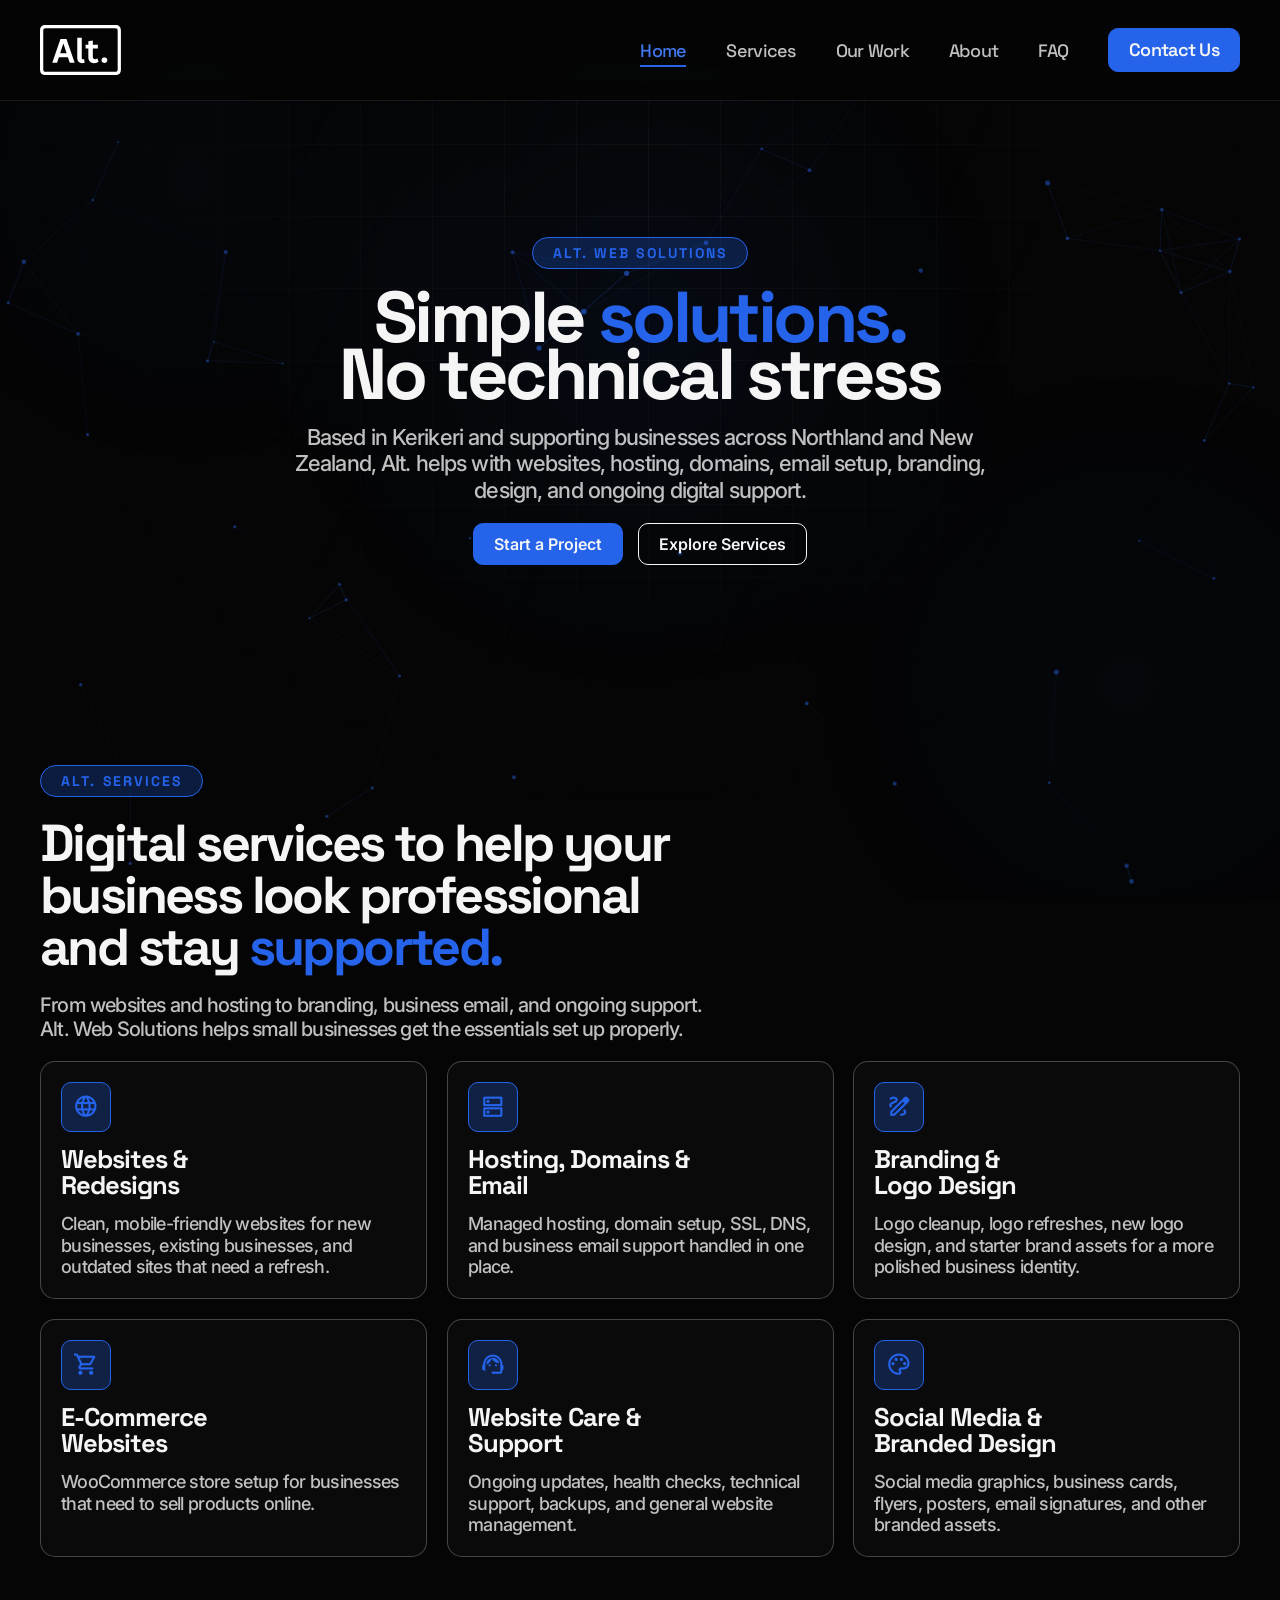
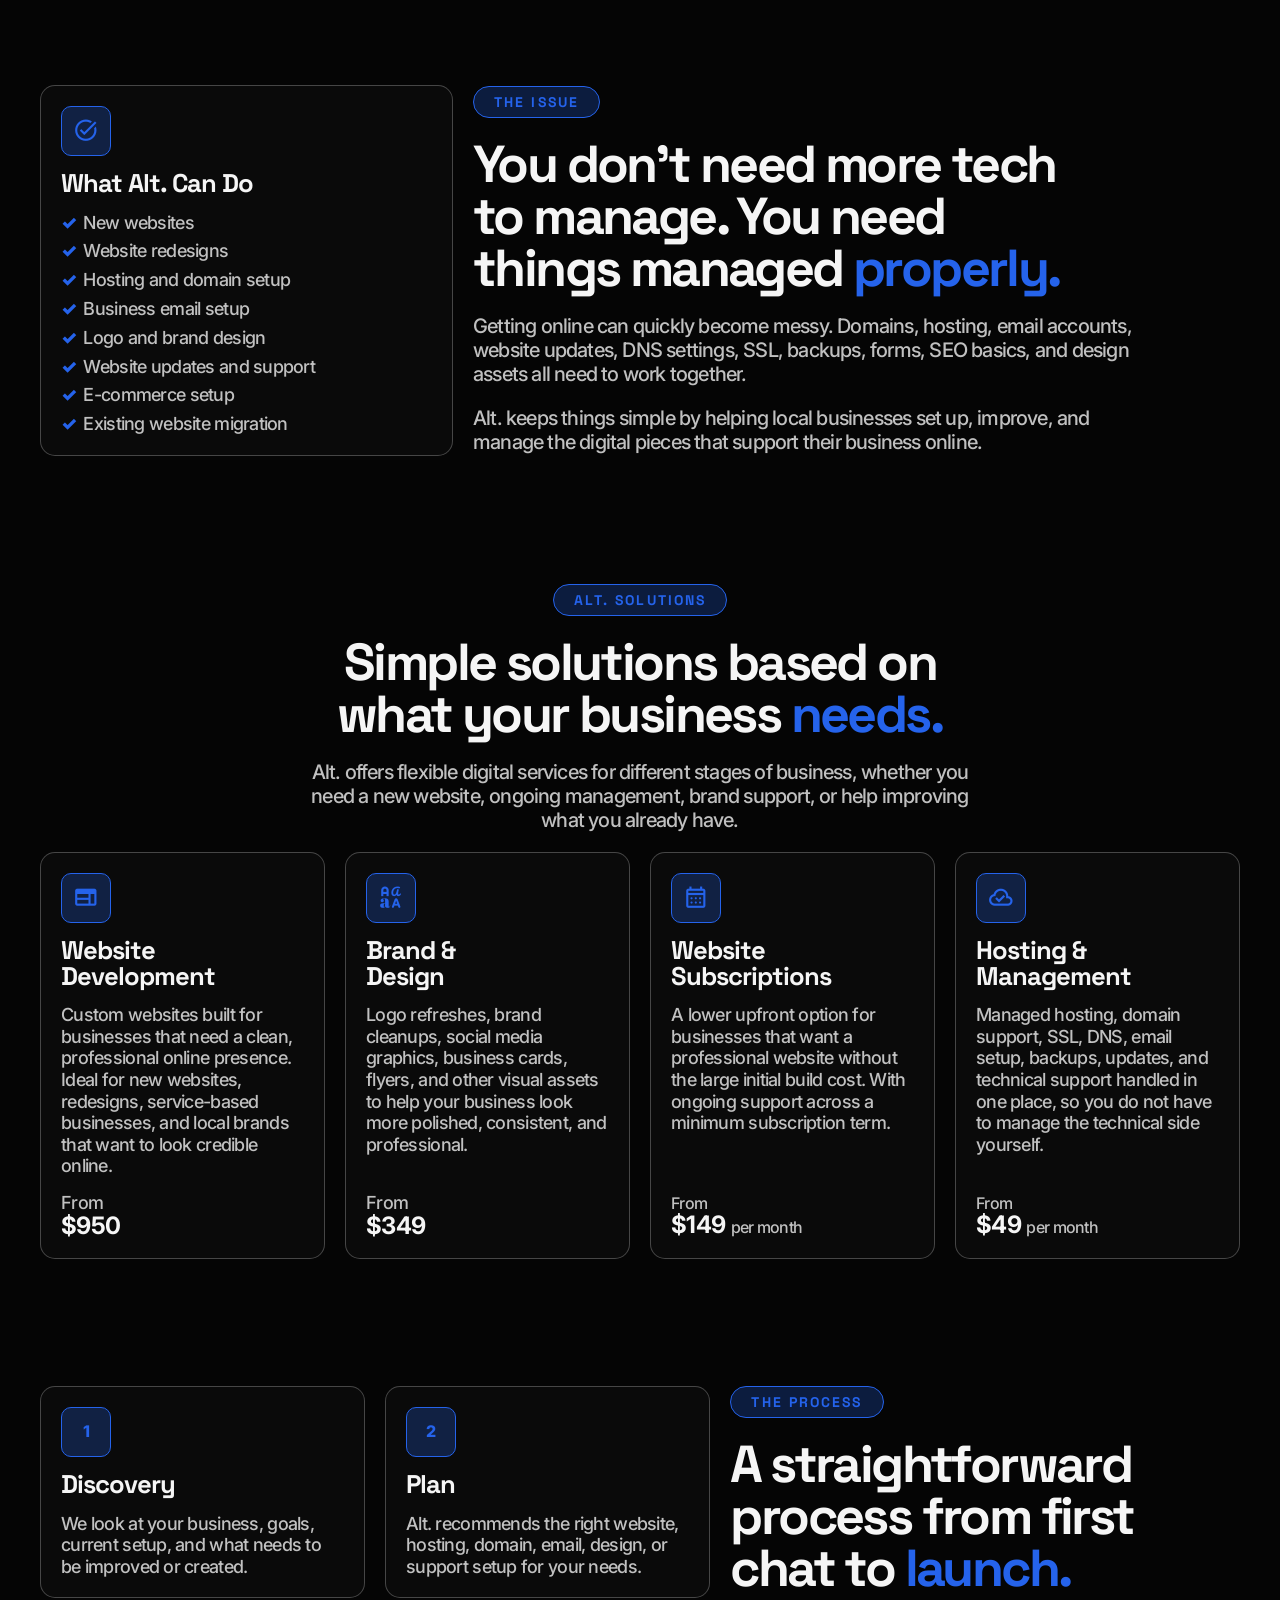
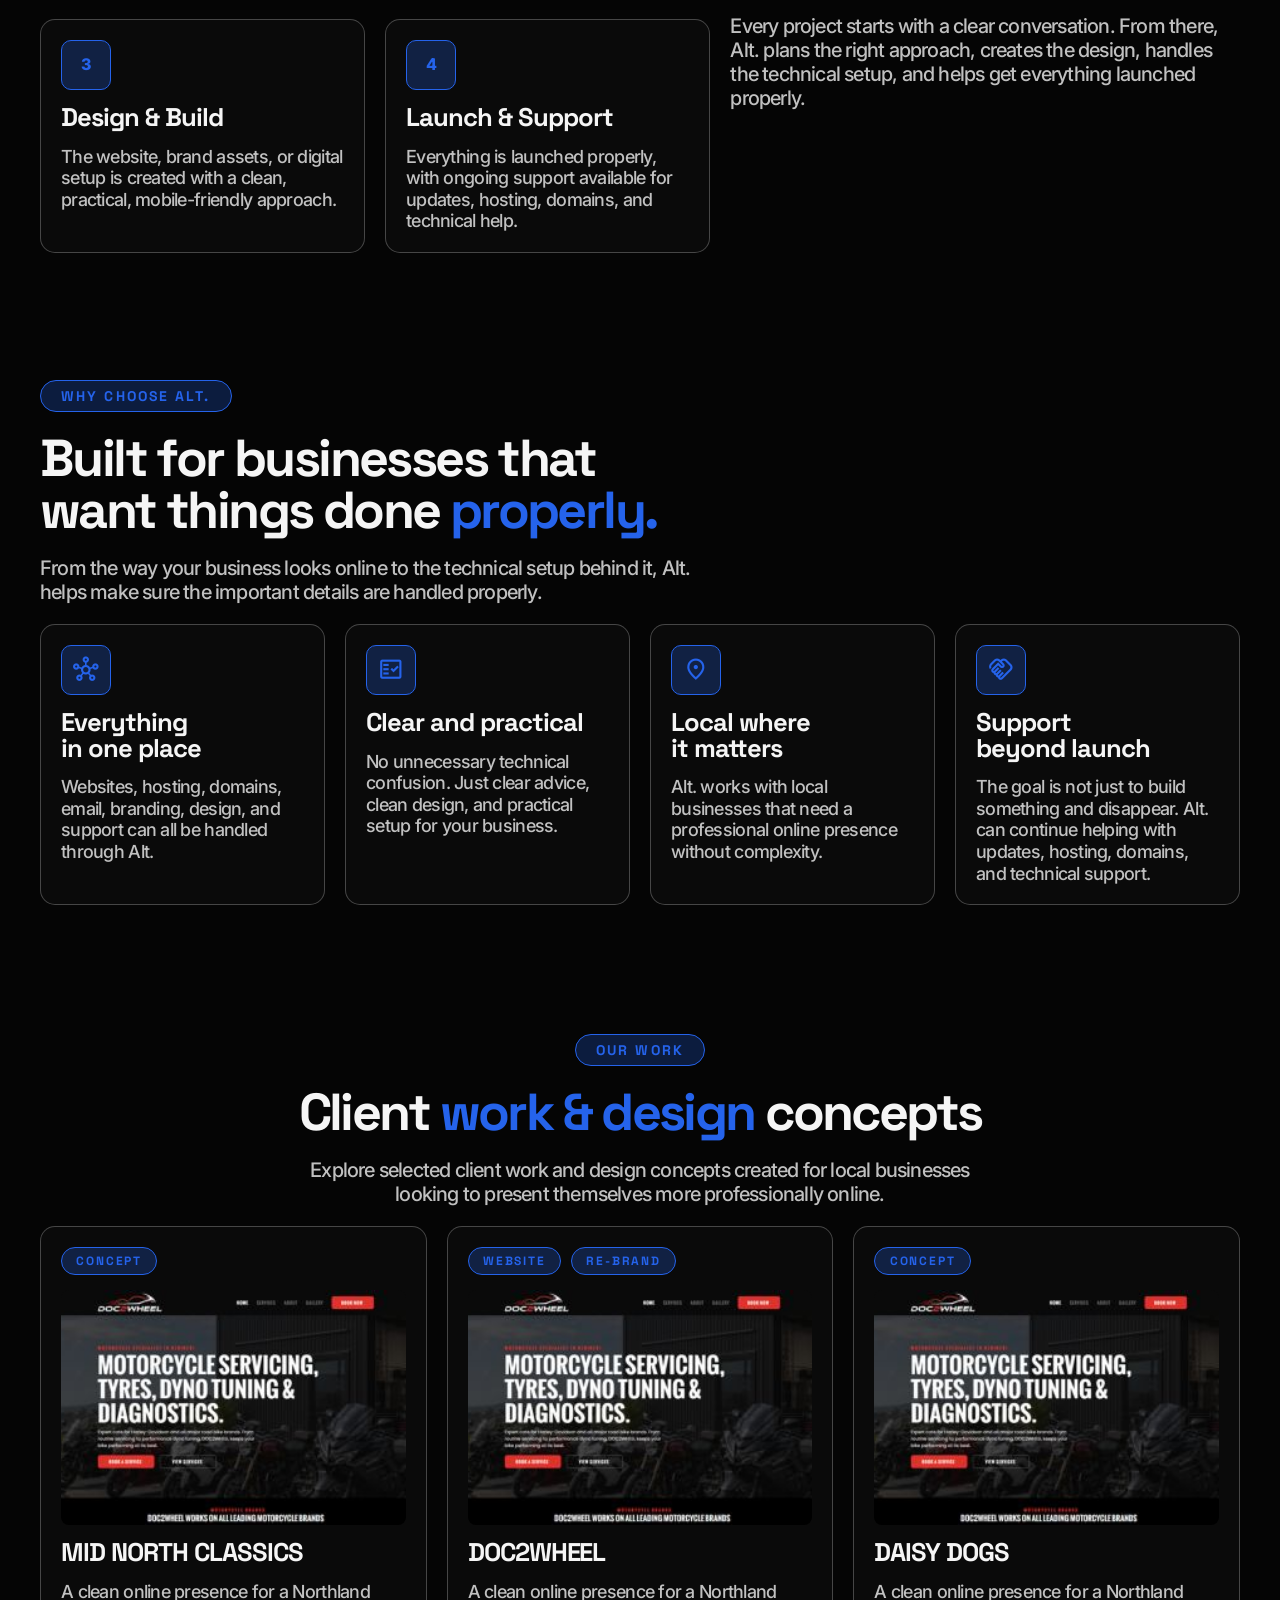
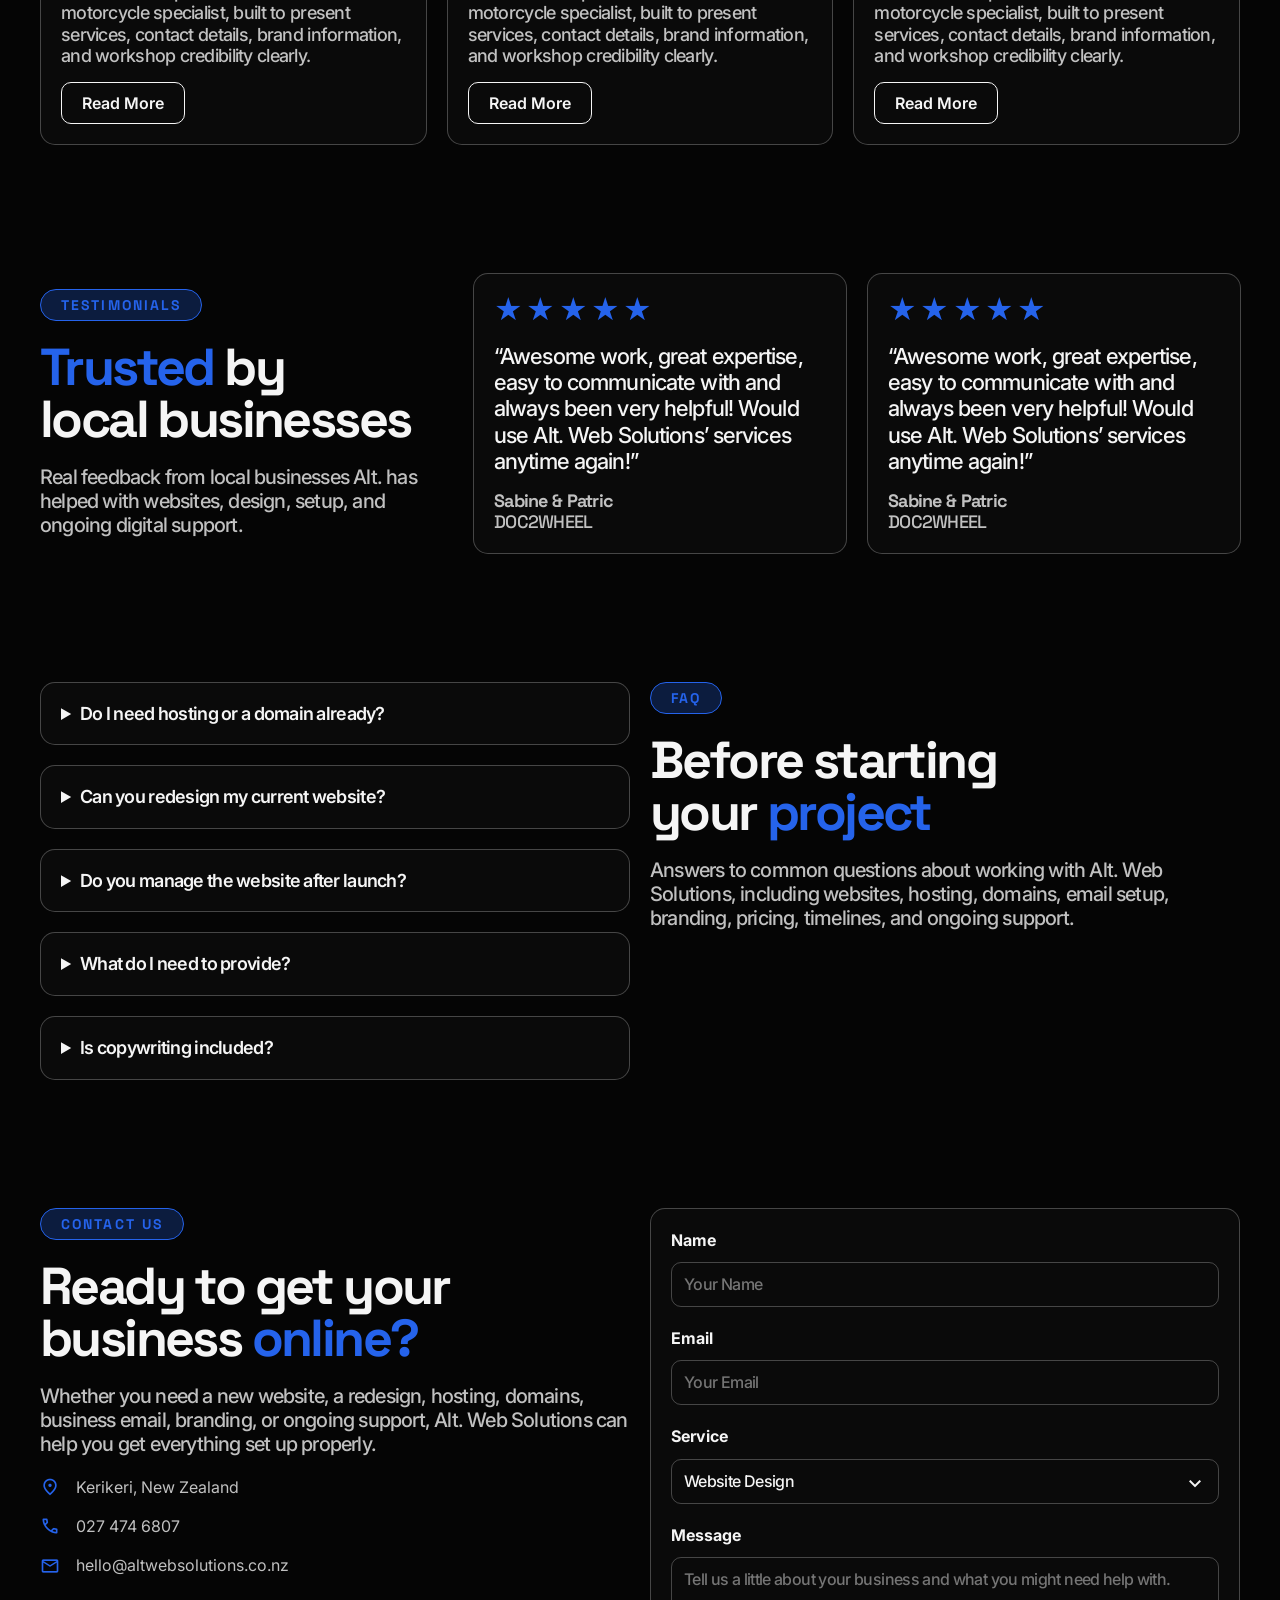
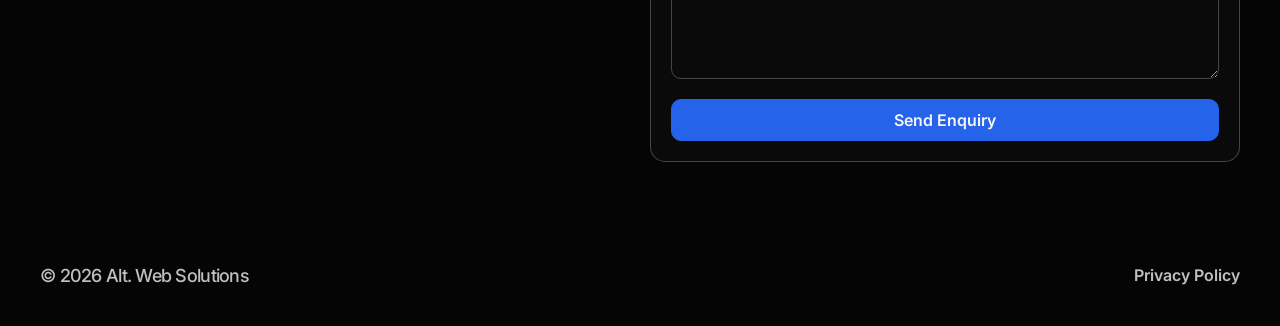
<file: index.html>
<!DOCTYPE html>
<html lang="en">
  <head>
    <meta charset="utf-8">
    <meta name="viewport" content="width=device-width, initial-scale=1">
    <title>Alt. Web Solutions | Digital Support</title>
    <meta
      name="description"
      content="Alt. Web Solutions helps businesses in Kerikeri, Northland and New Zealand with websites, hosting, domains, email setup, branding, design and ongoing digital support.">
    <link rel="preconnect" href="https://fonts.googleapis.com">
    <link rel="preconnect" href="https://fonts.gstatic.com" crossorigin>
    <link
      href="https://fonts.googleapis.com/css2?family=Inter:wght@400;500;600;700;800;900&family=Space+Grotesk:wght@500;700&family=Material+Symbols+Outlined"
      rel="stylesheet">
    <link
      rel="icon"
      href="assets/images/alt-web-solutions-icon-logo.svg"
      type="image/svg+xml">
    <link rel="stylesheet" href="assets/css/tokens.css">
    <link rel="stylesheet" href="assets/css/base.css">
    <link rel="stylesheet" href="assets/css/components.css">
    <link rel="stylesheet" href="assets/css/tech-background.css">
    <script src="assets/js/includes.js" defer></script>
    <script src="assets/js/tech-background.js" defer></script>
    <script src="assets/js/interactions.js" defer></script>
  </head>
  <body>
    <canvas class="tech-background" aria-hidden="true"></canvas>
    <div class="tech-ambient" aria-hidden="true"></div>
    <div class="tech-grid" aria-hidden="true"></div>

    <div
      class="site-header-shell"
      data-include="assets/partials/header.html"
    ></div>

    <main id="home">
      <section class="hero" aria-labelledby="hero-title">
        <div class="container hero-inner">
          <p class="eyebrow">ALT. WEB SOLUTIONS</p>
          <h1 id="hero-title">
            Simple <span>solutions.</span><br>No technical stress
          </h1>
          <p>
            Based in Kerikeri and supporting businesses across Northland and New
            Zealand, Alt. helps with websites, hosting, domains, email setup,
            branding, design, and ongoing digital support.
          </p>
          <div class="button-row" role="group" aria-label="Primary actions">
            <a class="button" href="#contact">Start a Project</a>
            <a class="button button-outline" href="#services"
              >Explore Services</a
            >
          </div>
        </div>
      </section>

      <section class="section" id="services" aria-labelledby="services-title">
        <div class="container">
          <div class="section-intro">
            <p class="eyebrow">ALT. SERVICES</p>
            <h2 id="services-title">
              Digital services to help your business look professional and stay
              <span>supported.</span>
            </h2>
            <p>
              From websites and hosting to branding, business email, and ongoing
              support. Alt. Web Solutions helps small businesses get the
              essentials set up properly.
            </p>
          </div>

          <div class="card-grid card-grid-three">
            <article class="card rise 3d-interaction">
              <span
                class="material-symbols-outlined card-icon"
                aria-hidden="true"
                >language</span
              >
              <h3>Websites &amp;<br>Redesigns</h3>
              <p>
                Clean, mobile-friendly websites for new businesses, existing
                businesses, and outdated sites that need a refresh.
              </p>
            </article>
            <article class="card rise 3d-interaction">
              <span
                class="material-symbols-outlined card-icon"
                aria-hidden="true"
                >dns</span
              >
              <h3>Hosting, Domains &amp;<br>Email</h3>
              <p>
                Managed hosting, domain setup, SSL, DNS, and business email
                support handled in one place.
              </p>
            </article>
            <article class="card rise 3d-interaction">
              <span
                class="material-symbols-outlined card-icon"
                aria-hidden="true"
                >draw</span
              >
              <h3>Branding &amp;<br>Logo Design</h3>
              <p>
                Logo cleanup, logo refreshes, new logo design, and starter brand
                assets for a more polished business identity.
              </p>
            </article>
            <article class="card rise 3d-interaction">
              <span
                class="material-symbols-outlined card-icon"
                aria-hidden="true"
                >shopping_cart</span
              >
              <h3>E-Commerce<br>Websites</h3>
              <p>
                WooCommerce store setup for businesses that need to sell
                products online.
              </p>
            </article>
            <article class="card rise 3d-interaction">
              <span
                class="material-symbols-outlined card-icon"
                aria-hidden="true"
                >support_agent</span
              >
              <h3>Website Care &amp;<br>Support</h3>
              <p>
                Ongoing updates, health checks, technical support, backups, and
                general website management.
              </p>
            </article>
            <article class="card rise 3d-interaction">
              <span
                class="material-symbols-outlined card-icon"
                aria-hidden="true"
                >palette</span
              >
              <h3>Social Media &amp; <br>Branded Design</h3>
              <p>
                Social media graphics, business cards, flyers, posters, email
                signatures, and other branded assets.
              </p>
            </article>
          </div>
        </div>
      </section>

      <section class="section" id="about" aria-labelledby="issue-title">
        <div class="container split desktop-content-first">
          <div class="section-intro section-intro-compact">
            <p class="eyebrow">THE ISSUE</p>
            <h2 id="issue-title">
              You don’t need more tech to manage. You need things managed
              <span>properly.</span>
            </h2>
            <p>
              Getting online can quickly become messy. Domains, hosting, email
              accounts, website updates, DNS settings, SSL, backups, forms, SEO
              basics, and design assets all need to work together.
            </p>
            <p>
              Alt. keeps things simple by helping local businesses set up,
              improve, and manage the digital pieces that support their business
              online.
            </p>
          </div>

          <article class="card rise 3d-interaction checklist-card">
            <span class="material-symbols-outlined card-icon" aria-hidden="true"
              >task_alt</span
            >
            <h3>What Alt. Can Do</h3>
            <ul class="check-list">
              <li>New websites</li>
              <li>Website redesigns</li>
              <li>Hosting and domain setup</li>
              <li>Business email setup</li>
              <li>Logo and brand design</li>
              <li>Website updates and support</li>
              <li>E-commerce setup</li>
              <li>Existing website migration</li>
            </ul>
          </article>
        </div>
      </section>

      <section class="section" aria-labelledby="solutions-title">
        <div class="container">
          <div class="section-intro section-intro-center">
            <p class="eyebrow">ALT. SOLUTIONS</p>
            <h2 id="solutions-title">
              Simple solutions based on what your business <span>needs.</span>
            </h2>
            <p>
              Alt. offers flexible digital services for different stages of
              business, whether you need a new website, ongoing management,
              brand support, or help improving what you already have.
            </p>
          </div>

          <div class="card-grid card-grid-four">
            <article class="card rise 3d-interaction price-card">
              <span
                class="material-symbols-outlined card-icon"
                aria-hidden="true"
                >web</span
              >
              <h3>Website <br>Development</h3>
              <p>
                Custom websites built for businesses that need a clean,
                professional online presence. Ideal for new websites, redesigns,
                service-based businesses, and local brands that want to look
                credible online.
              </p>
              <p class="price">From <strong>$950</strong></p>
            </article>
            <article class="card rise 3d-interaction price-card">
              <span
                class="material-symbols-outlined card-icon"
                aria-hidden="true"
                >brand_family</span
              >
              <h3>Brand &amp;<br>Design</h3>
              <p>
                Logo refreshes, brand cleanups, social media graphics, business
                cards, flyers, and other visual assets to help your business
                look more polished, consistent, and professional.
              </p>
              <p class="price">From <strong>$349</strong></p>
            </article>
            <article class="card rise 3d-interaction price-card">
              <span
                class="material-symbols-outlined card-icon"
                aria-hidden="true"
                >calendar_month</span
              >
              <h3>Website <br>Subscriptions</h3>
              <p>
                A lower upfront option for businesses that want a professional
                website without the large initial build cost. With ongoing
                support across a minimum subscription term.
              </p>
              <p class="price">
                <span>From</span>
                <span class="price-line"
                  ><strong>$149</strong> <span>per month</span></span
                >
              </p>
            </article>
            <article class="card rise 3d-interaction price-card">
              <span
                class="material-symbols-outlined card-icon"
                aria-hidden="true"
                >cloud_done</span
              >
              <h3>Hosting &amp; <br>Management</h3>
              <p>
                Managed hosting, domain support, SSL, DNS, email setup, backups,
                updates, and technical support handled in one place, so you do
                not have to manage the technical side yourself.
              </p>
              <p class="price">
                <span>From</span>
                <span class="price-line"
                  ><strong>$49</strong> <span>per month</span></span
                >
              </p>
            </article>
          </div>
        </div>
      </section>

      <section class="section" aria-labelledby="process-title">
        <div class="container split process-split desktop-content-first">
          <div class="section-intro section-intro-compact">
            <p class="eyebrow">THE PROCESS</p>
            <h2 id="process-title">
              A straightforward process from first chat to <span>launch.</span>
            </h2>
            <p>
              Every project starts with a clear conversation. From there, Alt.
              plans the right approach, creates the design, handles the
              technical setup, and helps get everything launched properly.
            </p>
          </div>

          <div class="card-grid card-grid-two">
            <article class="card rise 3d-interaction process-card">
              <span class="step">1</span>
              <h3>Discovery</h3>
              <p>
                We look at your business, goals, current setup, and what needs
                to be improved or created.
              </p>
            </article>
            <article class="card rise 3d-interaction process-card">
              <span class="step">2</span>
              <h3>Plan</h3>
              <p>
                Alt. recommends the right website, hosting, domain, email,
                design, or support setup for your needs.
              </p>
            </article>
            <article class="card rise 3d-interaction process-card">
              <span class="step">3</span>
              <h3>Design &amp; Build</h3>
              <p>
                The website, brand assets, or digital setup is created with a
                clean, practical, mobile-friendly approach.
              </p>
            </article>
            <article class="card rise 3d-interaction process-card">
              <span class="step">4</span>
              <h3>Launch &amp; Support</h3>
              <p>
                Everything is launched properly, with ongoing support available
                for updates, hosting, domains, and technical help.
              </p>
            </article>
          </div>
        </div>
      </section>

      <section class="section" aria-labelledby="why-title">
        <div class="container">
          <div class="section-intro">
            <p class="eyebrow">WHY CHOOSE ALT.</p>
            <h2 id="why-title">
              Built for businesses that want things done <span>properly.</span>
            </h2>
            <p>
              From the way your business looks online to the technical setup
              behind it, Alt. helps make sure the important details are handled
              properly.
            </p>
          </div>

          <div class="card-grid card-grid-four">
            <article class="card rise 3d-interaction">
              <span
                class="material-symbols-outlined card-icon"
                aria-hidden="true"
                >hub</span
              >
              <h3>Everything in one place</h3>
              <p>
                Websites, hosting, domains, email, branding, design, and support
                can all be handled through Alt.
              </p>
            </article>
            <article class="card rise 3d-interaction">
              <span
                class="material-symbols-outlined card-icon"
                aria-hidden="true"
                >fact_check</span
              >
              <h3>Clear and practical</h3>
              <p>
                No unnecessary technical confusion. Just clear advice, clean
                design, and practical setup for your business.
              </p>
            </article>
            <article class="card rise 3d-interaction">
              <span
                class="material-symbols-outlined card-icon"
                aria-hidden="true"
                >location_on</span
              >
              <h3>Local where it matters</h3>
              <p>
                Alt. works with local businesses that need a professional online
                presence without complexity.
              </p>
            </article>
            <article class="card rise 3d-interaction">
              <span
                class="material-symbols-outlined card-icon"
                aria-hidden="true"
                >handshake</span
              >
              <h3>Support beyond launch</h3>
              <p>
                The goal is not just to build something and disappear. Alt. can
                continue helping with updates, hosting, domains, and technical
                support.
              </p>
            </article>
          </div>
        </div>
      </section>

      <section class="section" id="work" aria-labelledby="work-title">
        <div class="container">
          <div class="section-intro section-intro-center">
            <p class="eyebrow">OUR WORK</p>
            <h2 id="work-title">
              Client <span>work &amp; design</span> concepts
            </h2>
            <p>
              Explore selected client work and design concepts created for local
              businesses looking to present themselves more professionally
              online.
            </p>
          </div>

          <div class="card-grid card-grid-three">
            <article class="card work-card">
              <p class="tag-list"><span>CONCEPT</span></p>
              <img
                src="assets/images/doc2wheel.jpg"
                alt="Mid North Classics concept website preview."
                width="430"
                height="235"
                loading="lazy">
              <h3>MID NORTH CLASSICS</h3>
              <p>
                A clean online presence for a Northland motorcycle specialist,
                built to present services, contact details, brand information,
                and workshop credibility clearly.
              </p>
              <a class="button button-outline" href="#contact">Read More</a>
            </article>
            <article class="card work-card">
              <p class="tag-list"><span>WEBSITE</span><span>RE-BRAND</span></p>
              <img
                src="assets/images/doc2wheel.jpg"
                alt="DOC2WHEEL website rebuild preview."
                width="430"
                height="235"
                loading="lazy">
              <h3>DOC2WHEEL</h3>
              <p>
                A clean online presence for a Northland motorcycle specialist,
                built to present services, contact details, brand information,
                and workshop credibility clearly.
              </p>
              <a class="button button-outline" href="#contact">Read More</a>
            </article>
            <article class="card work-card">
              <p class="tag-list"><span>CONCEPT</span></p>
              <img
                src="assets/images/doc2wheel.jpg"
                alt="Daisy Dogs concept website preview."
                width="430"
                height="235"
                loading="lazy">
              <h3>DAISY DOGS</h3>
              <p>
                A clean online presence for a Northland motorcycle specialist,
                built to present services, contact details, brand information,
                and workshop credibility clearly.
              </p>
              <a class="button button-outline" href="#contact">Read More</a>
            </article>
          </div>
        </div>
      </section>

      <section class="section" aria-labelledby="testimonials-title">
        <div class="container split testimonials">
          <div class="section-intro section-intro-compact">
            <p class="eyebrow">TESTIMONIALS</p>
            <h2 id="testimonials-title">
              <span>Trusted</span> by local businesses
            </h2>
            <p>
              Real feedback from local businesses Alt. has helped with websites,
              design, setup, and ongoing digital support.
            </p>
          </div>

          <div class="card-grid card-grid-two">
            <article class="card rise 3d-interaction testimonial-card">
              <p>
                <span class="stars" role="img" aria-label="Five star review"
                  >★★★★★</span
                >
              </p>
              <blockquote>
                “Awesome work, great expertise, easy to communicate with and
                always been very helpful! Would use Alt. Web Solutions’ services
                anytime again!”
              </blockquote>
              <p><strong>Sabine &amp; Patric</strong><br>DOC2WHEEL</p>
            </article>
            <article class="card rise 3d-interaction testimonial-card">
              <p>
                <span class="stars" role="img" aria-label="Five star review"
                  >★★★★★</span
                >
              </p>
              <blockquote>
                “Awesome work, great expertise, easy to communicate with and
                always been very helpful! Would use Alt. Web Solutions’ services
                anytime again!”
              </blockquote>
              <p><strong>Sabine &amp; Patric</strong><br>DOC2WHEEL</p>
            </article>
          </div>
        </div>
      </section>

      <section class="section" id="faq" aria-labelledby="faq-title">
        <div class="container faq-split desktop-content-first">
          <div class="section-intro section-intro-compact">
            <p class="eyebrow">FAQ</p>
            <h2 id="faq-title">Before starting your <span>project</span></h2>
            <p>
              Answers to common questions about working with Alt. Web Solutions,
              including websites, hosting, domains, email setup, branding,
              pricing, timelines, and ongoing support.
            </p>
          </div>

          <div class="faq-list">
            <details>
              <summary>Do I need hosting or a domain already?</summary>
              <p>
                No. Alt. can help with hosting, domains, SSL, DNS, and business
                email setup.
              </p>
            </details>
            <details>
              <summary>Can you redesign my current website?</summary>
              <p>
                Yes. Alt. can refresh an existing website or rebuild it into a
                cleaner, mobile-friendly version.
              </p>
            </details>
            <details>
              <summary>Do you manage the website after launch?</summary>
              <p>
                Yes. Ongoing support is available for updates, hosting, domains,
                backups, and technical help.
              </p>
            </details>
            <details>
              <summary>What do I need to provide?</summary>
              <p>
                Your business details, current website if you have one,
                preferred services, brand assets, and any examples you like.
              </p>
            </details>
            <details>
              <summary>Is copywriting included?</summary>
              <p>
                Basic content structure and cleanup can be included. Larger
                copywriting needs can be scoped separately.
              </p>
            </details>
          </div>
        </div>
      </section>

      <section class="section" id="contact" aria-labelledby="contact-title">
        <div class="container contact-split">
          <div class="section-intro section-intro-compact">
            <p class="eyebrow">CONTACT US</p>
            <h2 id="contact-title">
              Ready to get your business <span>online?</span>
            </h2>
            <p>
              Whether you need a new website, a redesign, hosting, domains,
              business email, branding, or ongoing support, Alt. Web Solutions
              can help you get everything set up properly.
            </p>
            <address class="contact-details">
              <span
                ><span class="material-symbols-outlined" aria-hidden="true"
                  >location_on</span
                >
                Kerikeri, New Zealand</span
              >
              <a href="tel:+64274746807"
                ><span class="material-symbols-outlined" aria-hidden="true"
                  >call</span
                >
                027&nbsp;474&nbsp;6807</a
              >
              <a href="mailto:hello@altwebsolutions.co.nz"
                ><span class="material-symbols-outlined" aria-hidden="true"
                  >mail</span
                >
                hello@altwebsolutions.co.nz</a
              >
            </address>
          </div>

          <form
            class="contact-form card"
            action="mailto:hello@altwebsolutions.co.nz"
            method="post"
            enctype="text/plain"
          >
            <!-- ponytail: static site only; replace mailto with a real endpoint when submissions need tracking. -->
            <label for="name">Name</label>
            <input
              id="name"
              name="name"
              type="text"
              placeholder="Your Name"
              autocomplete="name"
              required>

            <label for="email">Email</label>
            <input
              id="email"
              name="email"
              type="email"
              placeholder="Your Email"
              autocomplete="email"
              required>

            <label for="service">Service</label>
            <div class="select-wrap">
              <select id="service" name="service">
                <option>Website Design</option>
                <option>Website Redesign</option>
                <option>Hosting &amp; Management</option>
                <option>Brand &amp; Design</option>
              </select>
              <span
                class="material-symbols-outlined select-icon"
                aria-hidden="true"
                >expand_more</span
              >
            </div>

            <label for="message">Message</label>
            <textarea
              id="message"
              name="message"
              rows="5"
              placeholder="Tell us a little about your business and what you might need help with."
              required
            ></textarea>

            <button class="button" type="submit">Send Enquiry</button>
          </form>
        </div>
      </section>
    </main>

    <div data-include="assets/partials/footer.html"></div>
  </body>
</html>
</file>
<file: assets/css/tokens.css>
:root {
  --alt-black: #050505;
  --alt-charcoal: #111;
  --alt-white: #f5f5f5;
  --alt-blue: #2563eb;
  --alt-blue-light: #4077ed;
  --alt-border: rgba(245, 245, 245, 0.25);
  --alt-surface: rgba(245, 245, 245, 0.025);
  --alt-text-muted: rgba(255, 255, 255, 0.75);

  --font-body: "Inter", system-ui, sans-serif;
  --font-display: "Space Grotesk", "Inter", system-ui, sans-serif;

  --container-width: 75rem;
  --container-gutter: clamp(2rem, 6vw, 4rem);
  --section-space: 4rem;
  --grid-gap: 1.25rem;

  --radius-sm: 0.625rem;
  --radius-md: 0.9375rem;
  --ease: 180ms ease;
}
</file>
<file: assets/css/base.css>
*,
*::before,
*::after {
  box-sizing: border-box;
}

html {
  scroll-behavior: smooth;
}

body {
  margin: 0;
  min-height: 100%;
  background: var(--alt-black);
  color: var(--alt-white);
  font-family: var(--font-body);
  line-height: 1.45;
  -webkit-font-smoothing: antialiased;
  text-rendering: optimizeLegibility;
}

img,
svg {
  display: block;
  max-width: 100%;
}

a {
  color: inherit;
  text-decoration: none;
}

button,
input,
select,
textarea {
  font: inherit;
}

h1,
h2,
h3,
p,
blockquote {
  margin: 0;
}

h1,
h2,
h3 {
  font-family: var(--font-display);
  font-weight: 700;
  text-wrap: balance;
}

h1 {
  max-width: 16ch;
  font-size: clamp(3rem, 7vw, 4.5rem);
  letter-spacing: -0.05em;
  line-height: 0.8;
}

h2 {
  max-width: 25ch;
  font-size: clamp(2.1rem, 4.8vw, 3.25rem);
  letter-spacing: -0.05em;
  line-height: 1;
}

h3 {
  font-size: clamp(1.35rem, 2vw, 1.875rem);
  letter-spacing: -0.04em;
  line-height: 1;
}

h1 span,
h2 span {
  color: var(--alt-blue);
}

p,
li,
blockquote,
summary,
input,
select,
textarea {
  color: var(--alt-text-muted);
  font-size: clamp(1rem, 1.45vw, 1.125rem);
  font-weight: 500;
  letter-spacing: -0.04em;
  line-height: 1.2;
}

:focus-visible {
  outline: 3px solid var(--alt-blue-light);
  outline-offset: 4px;
}
</file>
<file: assets/css/components.css>
.container {
  width: min(100% - var(--container-gutter), var(--container-width));
  margin-inline: auto;
}

.site-header-shell,
.site-header {
  position: sticky;
  top: 0;
  z-index: 20;
  border-bottom: 1px solid rgba(245, 245, 245, 0.08);
  background: rgba(5, 5, 5, 0.82);
  backdrop-filter: blur(14px);
}

.site-footer {
}

.nav,
.footer-inner {
  min-height: 6.25rem;
  display: flex;
  align-items: center;
  justify-content: space-between;
  gap: 2rem;
}

.brand img {
  width: 5.0625rem;
  height: auto;
  filter: invert(1);
}

.nav-list {
  display: flex;
  flex-wrap: wrap;
  gap: 1rem 2.5rem;
  align-items: center;
  justify-content: flex-end;
  margin: 0;
  padding: 0;
  list-style: none;
  color: var(--alt-white);
  font-family: var(--font-display);
  font-size: 1rem;
  font-weight: 600;
}

.nav-list a:not(.button) {
  position: relative;
  padding-block: 0.35rem;
  transition:
    color var(--ease),
    opacity var(--ease);
}

.nav-list a:not(.button)::after {
  position: absolute;
  right: 0;
  bottom: 0;
  left: 0;
  height: 2px;
  background: var(--alt-blue);
  content: "";
  scale: 0 1;
  transform-origin: right;
  transition: scale var(--ease);
}

.nav-list a:not(.button):hover,
.nav-list a:not(.button)[aria-current="page"] {
  color: var(--alt-blue-light);
}

.nav-list a:not(.button):hover::after,
.nav-list a:not(.button)[aria-current="page"]::after {
  scale: 1 1;
  transform-origin: left;
}

.button {
  display: inline-flex;
  min-height: 2.5rem;
  align-items: center;
  justify-content: center;
  border: 1px solid var(--alt-blue);
  border-radius: var(--radius-sm);
  background: var(--alt-blue);
  color: var(--alt-white);
  cursor: pointer;
  font-weight: 600;
  line-height: 1;
  padding: 0.75rem 1.25rem;
  transition:
    background-color var(--ease),
    border-color var(--ease),
    color var(--ease),
    transform var(--ease);
}

.button-outline {
  border-color: var(--alt-white);
  background: transparent;
}

.button:hover,
.button[aria-current="page"] {
  border-color: var(--alt-blue-light);
  background: var(--alt-blue-light);
}

.button-outline:hover {
  border-color: var(--alt-blue-light);
  background: rgba(37, 99, 235, 0.16);
}

.section {
  padding-block: var(--section-space);
}

.hero {
  min-height: 37.5rem;
  display: grid;
  place-items: center;
  text-align: center;
}

.hero-inner,
.section-intro {
  display: grid;
  gap: 1.25rem;
}

.hero-inner {
  justify-items: center;
}

.hero-inner > p:not(.eyebrow) {
  max-width: 45rem;
  font-size: clamp(1.1rem, 2vw, 1.375rem);
}

.button-row {
  display: flex;
  flex-wrap: wrap;
  justify-content: center;
  gap: 0.9375rem;
}

.eyebrow,
.tag-list span {
  width: fit-content;
  display: inline-flex;
  align-items: center;
  justify-content: center;
  border: 1px solid var(--alt-blue);
  border-radius: 999px;
  background: rgba(37, 99, 235, 0.25);
  color: var(--alt-blue);
  font-family: var(--font-display);
  font-size: 0.875rem;
  font-weight: 700;
  letter-spacing: 0.15em;
  line-height: 1;
  padding: 0.5rem 1.25rem;
  text-transform: uppercase;
}

.section-intro {
  margin-bottom: 1.25rem;
}

.section-intro-compact {
  margin-bottom: 0;
}

.section-intro-center {
  justify-items: center;
  text-align: center;
}

.section-intro > p:not(.eyebrow) {
  max-width: 42.5rem;
  font-size: 1.25rem;
}

.split,
.faq-split,
.contact-split {
  display: grid;
  gap: var(--grid-gap);
  align-items: center;
}

.split {
  grid-template-columns: minmax(0, 0.7fr) minmax(0, 1.3fr);
}

.process-split {
  grid-template-columns: minmax(0, 1.25fr) minmax(0, 0.95fr);
  align-items: start;
}

.faq-split,
.contact-split {
  grid-template-columns: repeat(2, minmax(0, 1fr));
  align-items: start;
}

.testimonials {
  align-items: center;
}

@media (min-width: 68.001rem) {
  .desktop-content-first > .section-intro {
    order: 2;
  }

  .desktop-content-first > :not(.section-intro) {
    order: 1;
  }
}

.card-grid {
  display: grid;
  gap: var(--grid-gap);
}

.card-grid-two {
  grid-template-columns: repeat(2, minmax(0, 1fr));
}

.card-grid-three {
  grid-template-columns: repeat(3, minmax(0, 1fr));
}

.card-grid-four {
  grid-template-columns: repeat(4, minmax(0, 1fr));
}

.card,
details,
.contact-form {
  border: 1px solid var(--alt-border);
  border-radius: var(--radius-md);
  background: var(--alt-surface);
}

.card {
  display: grid;
  gap: 0.9375rem;
  align-content: start;
  padding: 1.25rem;
  transition:
    background-color var(--ease),
    border-color var(--ease),
    transform var(--ease);
}

.card:hover {
  border-color: rgba(37, 99, 235, 0.65);
  background: rgba(37, 99, 235, 0.08);
}

.rise:not(.\33 d-interaction):hover {
  transform: translateY(-3px);
}

.\33 d-interaction {
  position: relative;
  overflow: hidden;
  transform: perspective(900px) rotateX(var(--tilt-x, 0deg))
    rotateY(var(--tilt-y, 0deg));
  transform-style: preserve-3d;
  transition:
    background-color var(--ease),
    border-color var(--ease),
    transform 120ms ease-out;
  will-change: transform;
}

.\33 d-interaction::after {
  position: absolute;
  inset: 0;

  content: "";
  opacity: 0;
  pointer-events: none;
  transition: opacity var(--ease);
}

.\33 d-interaction:hover {
  transform: perspective(900px) rotateX(var(--tilt-x, 0deg))
    rotateY(var(--tilt-y, 0deg));
}

.\33 d-interaction:hover::after {
  opacity: 1;
}

.card-icon,
.step {
  width: 3.125rem;
  height: 3.125rem;
  display: inline-grid;
  place-items: center;
  border: 1px solid var(--alt-blue);
  border-radius: var(--radius-sm);
  background: rgba(37, 99, 235, 0.25);
  color: var(--alt-blue);
}

.step {
  font-weight: 800;
}

.material-symbols-outlined {
  font-size: 1.6rem;
  font-variation-settings:
    "FILL" 0,
    "wght" 400,
    "GRAD" 0,
    "opsz" 24;
}

.check-list {
  display: grid;
  gap: 0.45rem;
  margin: 0;
  padding: 0;
  list-style: none;
}

.check-list li::before {
  content: "✓";
  color: var(--alt-blue);
  font-weight: 900;
  margin-right: 0.45rem;
}

.price-card {
  display: flex;
  flex-direction: column;
  height: 100%;
}

.price {
  display: flex;
  flex-direction: column;
  align-items: flex-start;
  margin-top: auto;
}

.price-line {
  display: flex;
  align-items: baseline;
  gap: 0.35rem;
}

.price strong {
  color: var(--alt-white);
  font-size: 1.5rem;
  line-height: 1;
}

.price span {
  font-size: 1rem;
}

.work-card img {
  width: 100%;
  aspect-ratio: 333 / 188;
  border-radius: 0.5rem;
  object-fit: cover;
  transition:
    filter var(--ease),
    transform var(--ease);
}

.tag-list {
  display: flex;
  flex-wrap: wrap;
  gap: 0.625rem;
}

.tag-list span {
  font-size: 0.75rem;
  padding: 0.45rem 0.9rem;
}

.work-card .button {
  width: fit-content;
  margin-top: auto;
}

.testimonial-card p {
  font-family: var(--font-display);
}

.stars {
  color: var(--alt-blue);
  font-size: 1.75rem;
  letter-spacing: 0.12em;
}

blockquote {
  color: var(--alt-white);
  font-size: 1.375rem;
}

.faq-list {
  display: grid;
  gap: 1.25rem;
}

details {
  overflow: hidden;
  padding: 1.25rem;
  transition:
    background-color var(--ease),
    border-color var(--ease);
}

summary {
  color: var(--alt-white);
  cursor: pointer;
  font-weight: 600;
}

details:hover,
details[open] {
  border-color: rgba(37, 99, 235, 0.65);
  background: rgba(37, 99, 235, 0.08);
}

details p {
  margin-top: 0.75rem;
}

details[open] p {
  animation: faqReveal 220ms ease both;
}

@keyframes faqReveal {
  from {
    opacity: 0;
    transform: translateY(-0.35rem);
  }

  to {
    opacity: 1;
    transform: translateY(0);
  }
}

.contact-details {
  display: grid;
  gap: 1rem;
  color: var(--alt-text-muted);
  font-style: normal;
}

.contact-details span,
.contact-details a {
  display: inline-flex;
  gap: 1rem;
  align-items: center;
}

.contact-details .material-symbols-outlined {
  color: var(--alt-blue);
  font-size: 1.25rem;
}

.contact-form {
  display: grid;
  gap: 0.625rem;
  padding: 1.25rem;
}

.contact-form label {
  color: var(--alt-white);
  font-size: 1rem;
  font-weight: 700;
}

.contact-form input,
.contact-form select,
.contact-form textarea {
  width: 100%;
  border: 1px solid var(--alt-border);
  border-radius: var(--radius-sm);
  background: transparent;
  color: var(--alt-white);
  font-size: 1rem;
  margin-bottom: 0.625rem;
  padding: 0.75rem;
  transition:
    border-color var(--ease),
    background-color var(--ease);
}

.contact-form input:hover,
.contact-form select:hover,
.contact-form textarea:hover,
.contact-form input:focus,
.contact-form select:focus,
.contact-form textarea:focus {
  border-color: var(--alt-blue-light);
  background: rgba(37, 99, 235, 0.08);
}

.select-wrap {
  position: relative;
  width: 100%;
}

.contact-form select {
  appearance: none;
}

.contact-form option {
  background: var(--alt-charcoal);
  color: var(--alt-white);
}

.select-icon {
  position: absolute;
  top: 25%;
  right: 0.75rem;
  color: var(--alt-white);
  font-size: 1.5rem;
  pointer-events: none;
}

.contact-form textarea {
  min-height: 7.5rem;
  resize: vertical;
}

.footer-inner {
  color: var(--alt-text-muted);
  font-weight: 600;
}

@media (max-width: 68rem) {
  .nav,
  .footer-inner {
    flex-direction: column;
    justify-content: center;
    padding-block: 1.5rem;
    text-align: center;
  }

  .nav-list {
    justify-content: center;
  }

  .split,
  .process-split,
  .faq-split,
  .contact-split {
    grid-template-columns: 1fr;
  }

  .desktop-content-first > .section-intro {
    order: -1;
  }

  .split > .section-intro,
  .process-split > .section-intro,
  .faq-split > .section-intro,
  .contact-split > .section-intro {
    justify-items: center;
    text-align: center;
  }

  .checklist-card {
    width: min(100%, 20rem);
    margin-inline: auto;
  }

  .contact-form {
    width: min(100%, 38rem);
    margin-inline: auto;
  }

  .contact-details {
    justify-items: center;
    text-align: center;
  }

  .contact-details span,
  .contact-details a {
    justify-content: center;
  }

  .card-grid-three,
  .card-grid-four {
    grid-template-columns: repeat(2, minmax(0, 1fr));
  }
}

@media (max-width: 42rem) {
  .hero {
    min-height: auto;
    padding-block: 5rem;
  }

  .card-grid-two,
  .card-grid-three,
  .card-grid-four {
    grid-template-columns: 1fr;
  }

  .section-intro,
  .card,
  details,
  .contact-details {
    justify-items: center;
    text-align: center;
  }

  .price,
  .tag-list {
    align-items: center;
    justify-content: center;
  }

  .price-card {
    align-items: center;
  }

  .work-card .button {
    margin-inline: auto;
  }

  .button,
  .button-row {
    width: 100%;
  }
}
</file>
<file: assets/css/tech-background.css>
.tech-background,
.tech-ambient,
.tech-grid {
  position: fixed;
  inset: 0;
  width: 100%;
  height: 100%;
  pointer-events: none;
  contain: layout style paint;
}

.tech-background {
  z-index: 0;
  opacity: 0.82;
  mix-blend-mode: screen;
}

.tech-ambient,
.tech-grid {
  z-index: 1;
}

.tech-ambient {
  background:
    radial-gradient(
      circle at var(--mouse-x, 50%) var(--mouse-y, 38%),
      rgba(37, 99, 235, 0.2),
      transparent 24rem
    ),
    radial-gradient(
      circle at 15% 20%,
      rgba(37, 99, 235, 0.1),
      transparent 20rem
    ),
    radial-gradient(
      circle at 88% 76%,
      rgba(37, 99, 235, 0.1),
      transparent 22rem
    );
  opacity: 0.3;
  transition: opacity var(--ease);
}

.tech-grid {
  background-image:
    linear-gradient(var(--alt-border) 1px, transparent 1px),
    linear-gradient(90deg, var(--alt-border) 1px, transparent 1px),
    linear-gradient(
      115deg,
      transparent 0 48%,
      rgba(37, 99, 235, 0.1) 49%,
      transparent 51% 100%
    );
  background-size:
    72px 72px,
    72px 72px,
    220px 220px;
  mask-image: radial-gradient(circle at 50% 22%, black 0%, transparent 70%);
  opacity: 0.16;
  animation: interactiveGridDrift 24s linear infinite;
}

.site-header {
  z-index: 1000;
}

main,
.site-footer {
  position: relative;
  z-index: 2;
}

.hero {
  position: relative;
  overflow: hidden;
  isolation: isolate;
}

@keyframes interactiveGridDrift {
  from {
    background-position:
      0 0,
      0 0,
      0 0;
  }

  to {
    background-position:
      72px 72px,
      72px 72px,
      220px -220px;
  }
}

@keyframes interfaceSweep {
  from {
    transform: translateX(-5%) skewX(-10deg);
  }

  to {
    transform: translateX(7%) skewX(-10deg);
  }
}

@media (prefers-reduced-motion: reduce) {
  .tech-background {
    display: none;
  }

  .tech-grid,
  .hero::before {
    animation: none;
  }
}

@media (max-width: 720px) {
  .tech-background {
    opacity: 0.6;
  }

  .tech-ambient {
    opacity: 0.34;
  }

  .tech-grid {
    background-size:
      54px 54px,
      54px 54px,
      170px 170px;
    opacity: 0.1;
  }
}
</file>
